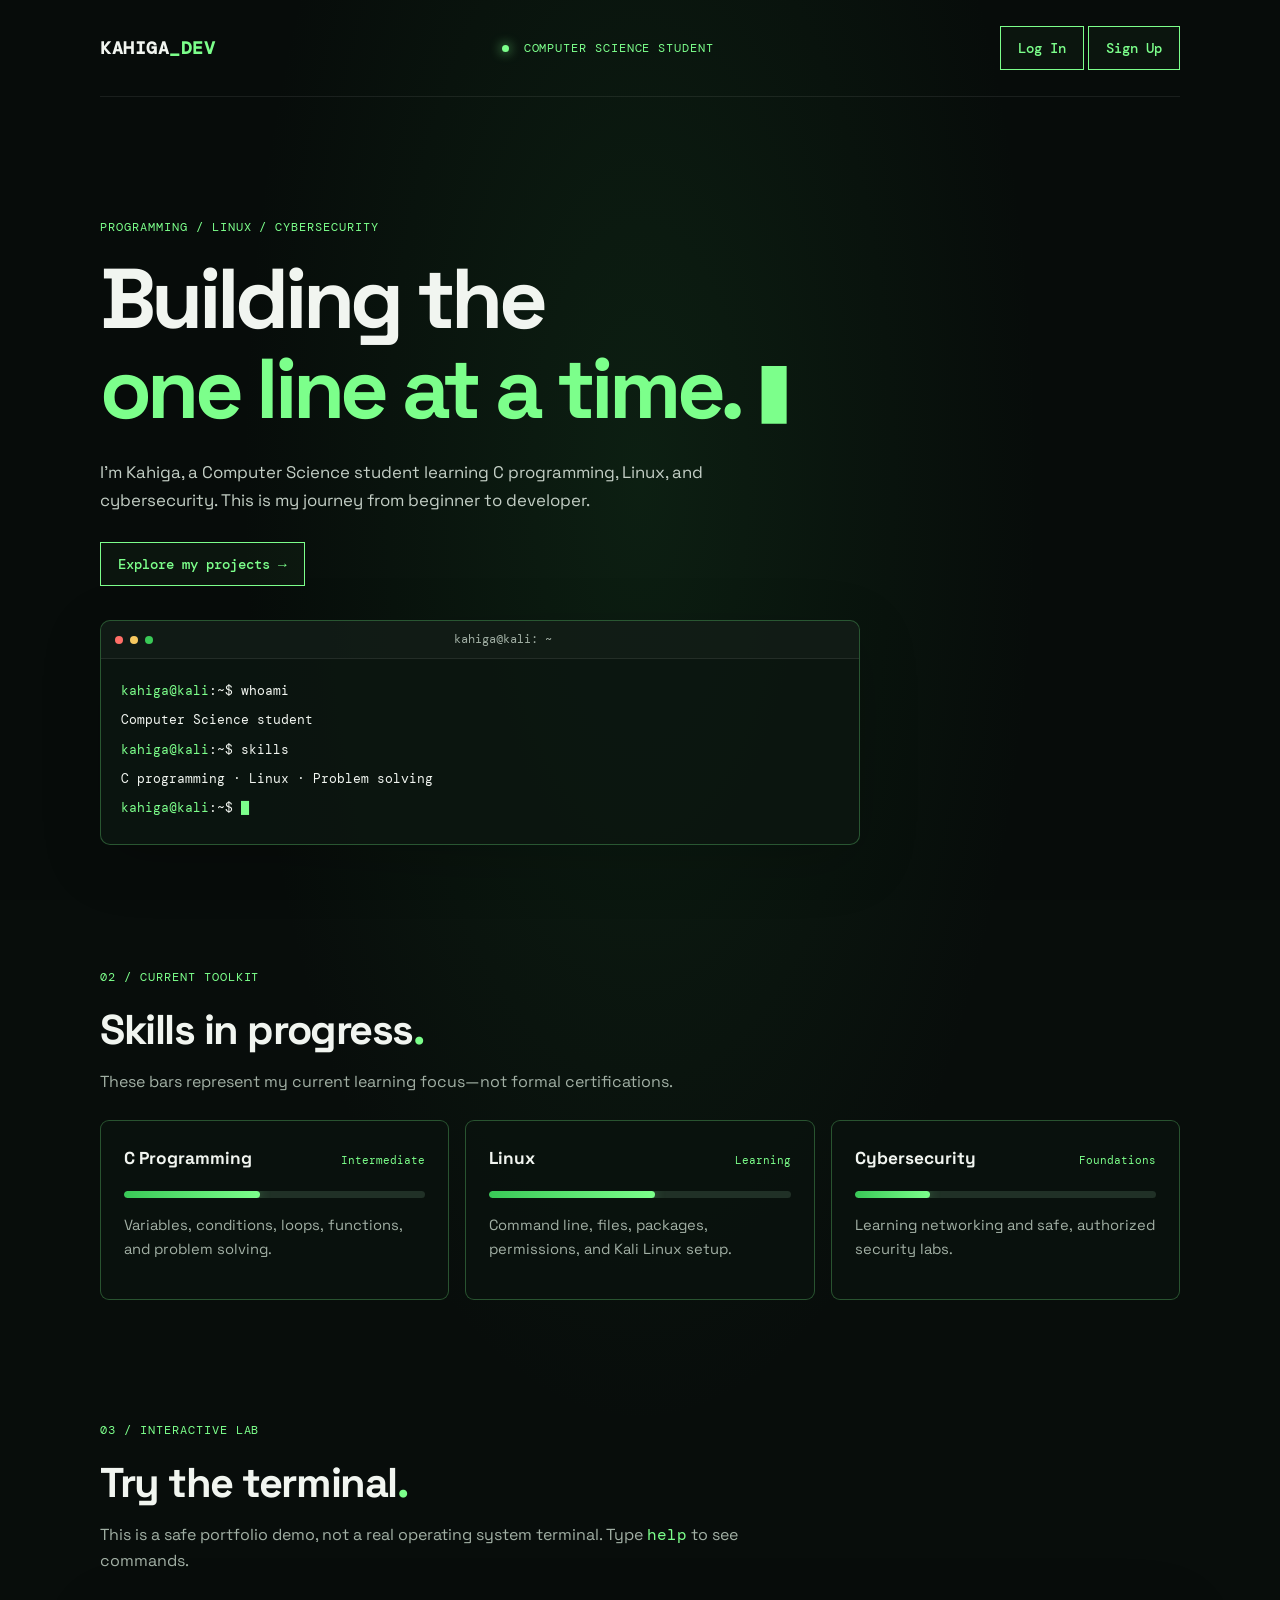
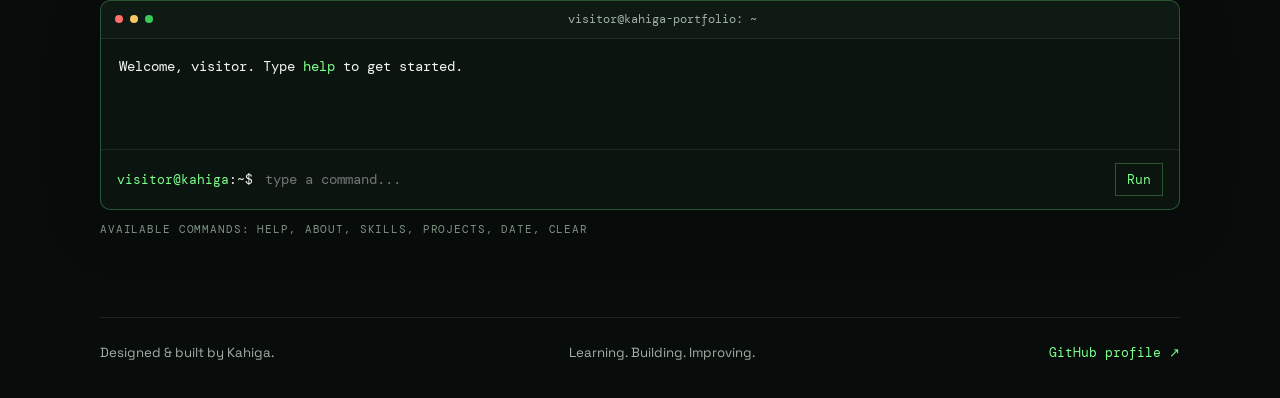
<file: index.html>
<!DOCTYPE html>
<html lang="en">
<head>
  <meta charset="UTF-8">
  <meta name="viewport" content="width=device-width, initial-scale=1.0">
  <meta name="theme-color" content="#080d0b">
  <meta name="description" content="Explore Kahiga's Computer Science portfolio featuring C programming projects, web development, Linux, and cybersecurity learning projects.">

  <title>Kahiga | CS Portfolio</title>

  <link rel="stylesheet" href="style.css">
  <script src="script.js" defer></script>

  <script src="https://cdn.logr-in.com/LogRocket.min.js" crossorigin="anonymous"></script>
  <script>
    window.LogRocket && window.LogRocket.init('dmwmkp/portfolio-website');
  </script>
</head>

<body>
  <canvas id="matrix-canvas" aria-hidden="true"></canvas>

  <div class="site-shell">
    <header class="site-header">
      <a class="logo" href="index.html" aria-label="Kahiga home">
        KAHIGA<span class="green">_DEV</span>
      </a>

      <div class="status">
        <span class="status-dot"></span>
        COMPUTER SCIENCE STUDENT
      </div>

      <!-- Auth0 login and signup controls -->
      <div id="view-unauthenticated">
        <button type="button" id="login-button" class="button">Log In</button>
        <button type="button" id="signup-button" class="button">Sign Up</button>
      </div>

      <!-- Shown after successful login -->
      <div id="view-authenticated" hidden>
        <span id="user-greeting"></span>
        <button type="button" id="logout-button" class="button">Log Out</button>
      </div>
    </header>

    <main id="home" class="hero">
      <p class="tagline">PROGRAMMING / LINUX / CYBERSECURITY</p>

      <h1>
        <span id="typed-headline">Building the future,</span><br>
        <span class="headline-second">one line at a time.</span>
        <span class="cursor" aria-hidden="true">▋</span>
      </h1>

      <p class="description">
        I'm Kahiga, a Computer Science student learning C programming,
        Linux, and cybersecurity. This is my journey from beginner to developer.
      </p>

      <a href="projects.html" class="button">
        Explore my projects <span aria-hidden="true">→</span>
      </a>

      <section class="terminal-panel" aria-label="Terminal introduction">
        <div class="terminal-top">
          <span></span><span></span><span></span>
          <p>kahiga@kali: ~</p>
        </div>

        <div class="terminal-content">
          <p><span class="green">kahiga@kali</span>:~$ whoami</p>
          <p>Computer Science student</p>
          <p><span class="green">kahiga@kali</span>:~$ skills</p>
          <p>C programming · Linux · Problem solving</p>
          <p><span class="green">kahiga@kali</span>:~$ <span class="green">█</span></p>
        </div>
      </section>
    </main>

    <section id="skills" class="section">
      <p class="tagline">02 / CURRENT TOOLKIT</p>
      <h2>Skills in progress<span class="green">.</span></h2>
      <p class="section-intro">
        These bars represent my current learning focus—not formal certifications.
      </p>

      <div class="skills-grid">
        <article class="skill-card">
          <div class="skill-heading">
            <h3>C Programming</h3>
            <span>Intermediate</span>
          </div>
          <div class="skill-track">
            <div class="skill-fill" data-level="45"></div>
          </div>
          <p>Variables, conditions, loops, functions, and problem solving.</p>
        </article>

        <article class="skill-card">
          <div class="skill-heading">
            <h3>Linux</h3>
            <span>Learning</span>
          </div>
          <div class="skill-track">
            <div class="skill-fill" data-level="55"></div>
          </div>
          <p>Command line, files, packages, permissions, and Kali Linux setup.</p>
        </article>

        <article class="skill-card">
          <div class="skill-heading">
            <h3>Cybersecurity</h3>
            <span>Foundations</span>
          </div>
          <div class="skill-track">
            <div class="skill-fill" data-level="25"></div>
          </div>
          <p>Learning networking and safe, authorized security labs.</p>
        </article>
      </div>
    </section>

    <section id="terminal-lab" class="section">
      <p class="tagline">03 / INTERACTIVE LAB</p>
      <h2>Try the terminal<span class="green">.</span></h2>
      <p class="section-intro">
        This is a safe portfolio demo, not a real operating system terminal.
        Type <code>help</code> to see commands.
      </p>

      <div class="interactive-terminal">
        <div class="terminal-top">
          <span></span><span></span><span></span>
          <p>visitor@kahiga-portfolio: ~</p>
        </div>

        <div id="terminal-output" class="terminal-output" role="log" aria-live="polite">
          <p>Welcome, visitor. Type <span class="green">help</span> to get started.</p>
        </div>

        <form id="terminal-form" class="terminal-input-row" autocomplete="off">
          <label for="terminal-input">
            <span class="green">visitor@kahiga</span>:~$
          </label>
          <input
            id="terminal-input"
            name="command"
            type="text"
            spellcheck="false"
            autocapitalize="off"
            placeholder="type a command..."
            aria-label="Terminal command"
          >
          <button type="submit" class="terminal-submit">Run</button>
        </form>
      </div>

      <p class="terminal-hint">
        Available commands: help, about, skills, projects, date, clear
      </p>
    </section>

    <footer class="site-footer">
      <p>Designed &amp; built by Kahiga.</p>
      <p>Learning. Building. Improving.</p>
      <a href="https://github.com/ian-kam" target="_blank" rel="noopener noreferrer">
        GitHub profile ↗
      </a>
    </footer>
  </div>

  <!-- Load the official Auth0 SDK before initializing it -->
  <script src="https://cdn.auth0.com/js/auth0-spa-js/2.18/auth0-spa-js.production.js"></script>

  <script>
    let authClient;

    async function initAuth() {
      const loginView = document.getElementById("view-unauthenticated");
      const userView = document.getElementById("view-authenticated");
      const greeting = document.getElementById("user-greeting");

      authClient = await auth0.createAuth0Client({
        domain: "dev-11fca33oqj6eygse.us.auth0.com",
        clientId: "8Td8hxAWxJHs1nYhtSfhfCaKEwmxYH24",
        authorizationParams: {
          redirect_uri: "https://ian-kam.github.io/kahiga-portfolio/"
        }
      });

      // Process the response after returning from Auth0.
      if (
        window.location.search.includes("code=") &&
        window.location.search.includes("state=")
      ) {
        await authClient.handleRedirectCallback();
        window.history.replaceState(
          {},
          document.title,
          window.location.pathname
        );
      }

      async function updateAuthView() {
        const loggedIn = await authClient.isAuthenticated();

        loginView.hidden = loggedIn;
        userView.hidden = !loggedIn;

        if (loggedIn) {
          const user = await authClient.getUser();
          greeting.textContent = user?.name
            ? `Hello, ${user.name}`
            : "You're logged in";
        }
      }

      document.getElementById("login-button").addEventListener("click", () => {
        authClient.loginWithRedirect();
      });

      document.getElementById("signup-button").addEventListener("click", () => {
        authClient.loginWithRedirect({
          authorizationParams: {
            screen_hint: "signup"
          }
        });
      });

      document.getElementById("logout-button").addEventListener("click", () => {
        authClient.logout({
          logoutParams: {
            returnTo: "https://ian-kam.github.io/kahiga-portfolio/"
          }
        });
      });

      await updateAuthView();
    }

    initAuth().catch((error) => {
      console.error("Auth0 initialization failed:", error);
    });
  </script>
</body>
</html>
</file>
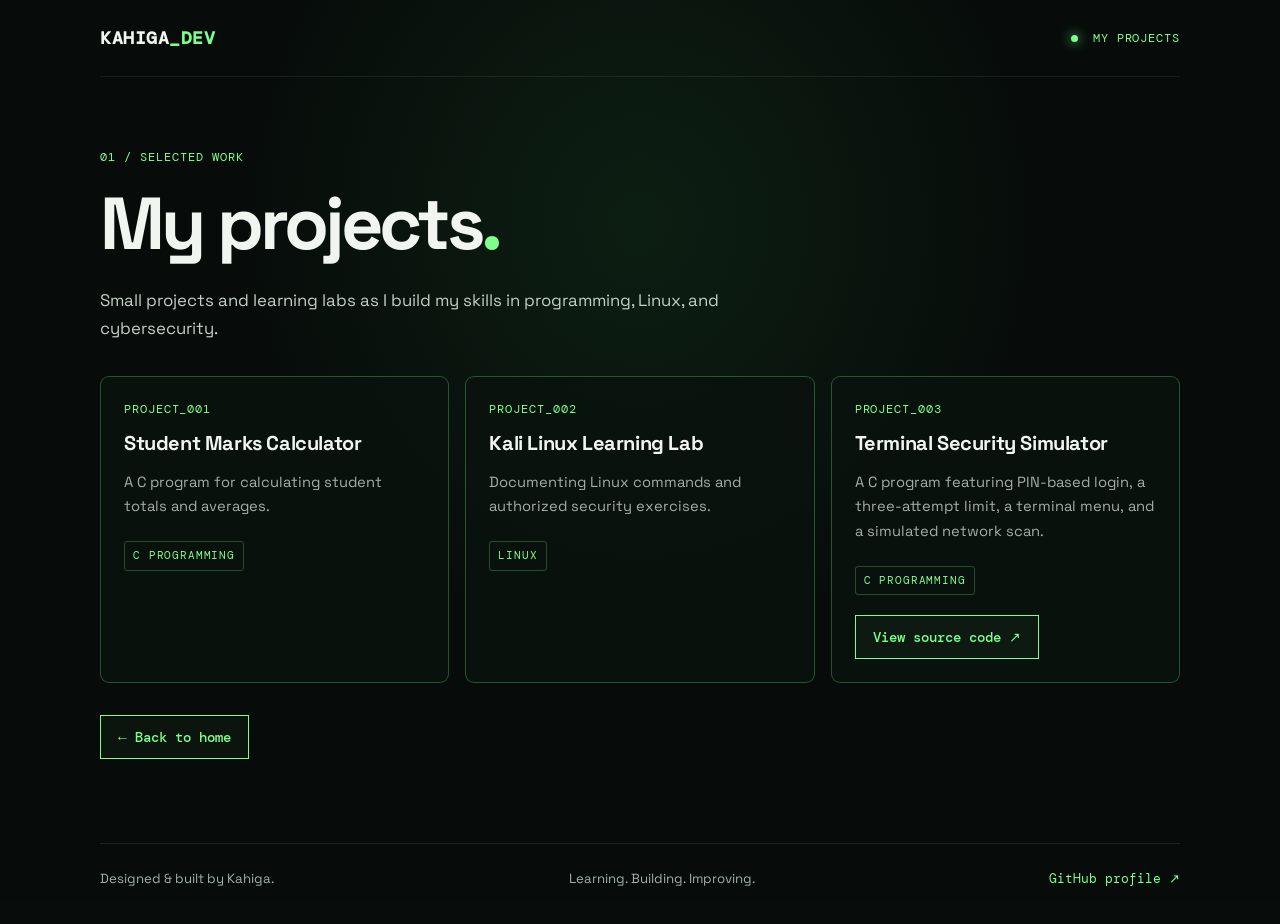
<file: project.html>
<!DOCTYPE html>
<html lang="en">
<head>
  <meta charset="UTF-8">
  <meta name="viewport" content="width=device-width, initial-scale=1.0">
  <meta name="theme-color" content="#080d0b">
  <title>Kahiga | Projects</title>
  <link rel="stylesheet" href="style.css">
  <script src="script.js" defer></script>
</head>
<body>
  <canvas id="matrix-canvas" aria-hidden="true"></canvas>
  <div class="site-shell">
    <header class="site-header">
      <a class="logo" href="index.html">KAHIGA<span class="green">_DEV</span></a>
      <div class="status"><span class="status-dot"></span> MY PROJECTS</div>
    </header>

    <main class="section projects-page">
      <p class="tagline">01 / SELECTED WORK</p>
      <h1>My projects<span class="green">.</span></h1>
      <p class="description">Small projects and learning labs as I build my skills in programming, Linux, and cybersecurity.</p>

      <div class="projects-grid">
        <article class="project-card">
          <p class="project-number">PROJECT_001</p>
          <h2>Student Marks Calculator</h2>
          <p>A C program for calculating student totals and averages.</p>
          <span class="chip">C PROGRAMMING</span>
        </article>

        <article class="project-card">
          <p class="project-number">PROJECT_002</p>
          <h2>Kali Linux Learning Lab</h2>
          <p>Documenting Linux commands and authorized security exercises.</p>
          <span class="chip">LINUX</span>
        </article>

        <article class="project-card">
          <p class="project-number">PROJECT_003</p>
          <h2>Terminal Security Simulator</h2>
          <p>A C program featuring PIN-based login, a three-attempt limit, a terminal menu, and a simulated network scan.</p>
          <span class="chip">C PROGRAMMING</span>
          <a href="https://github.com/ian-kam/terminal-security-simulation" class="button project-link" target="_blank" rel="noopener noreferrer">View source code ↗</a>
        </article>
      </div>
      <p class="back-home"><a href="index.html" class="button">← Back to home</a></p>
    </main>

    <footer class="site-footer">
      <p>Designed &amp; built by Kahiga.</p>
      <p>Learning. Building. Improving.</p>
      <a href="https://github.com/ian-kam" target="_blank" rel="noopener noreferrer">GitHub profile ↗</a>
    </footer>
  </div>
</body>
</html>
</file>
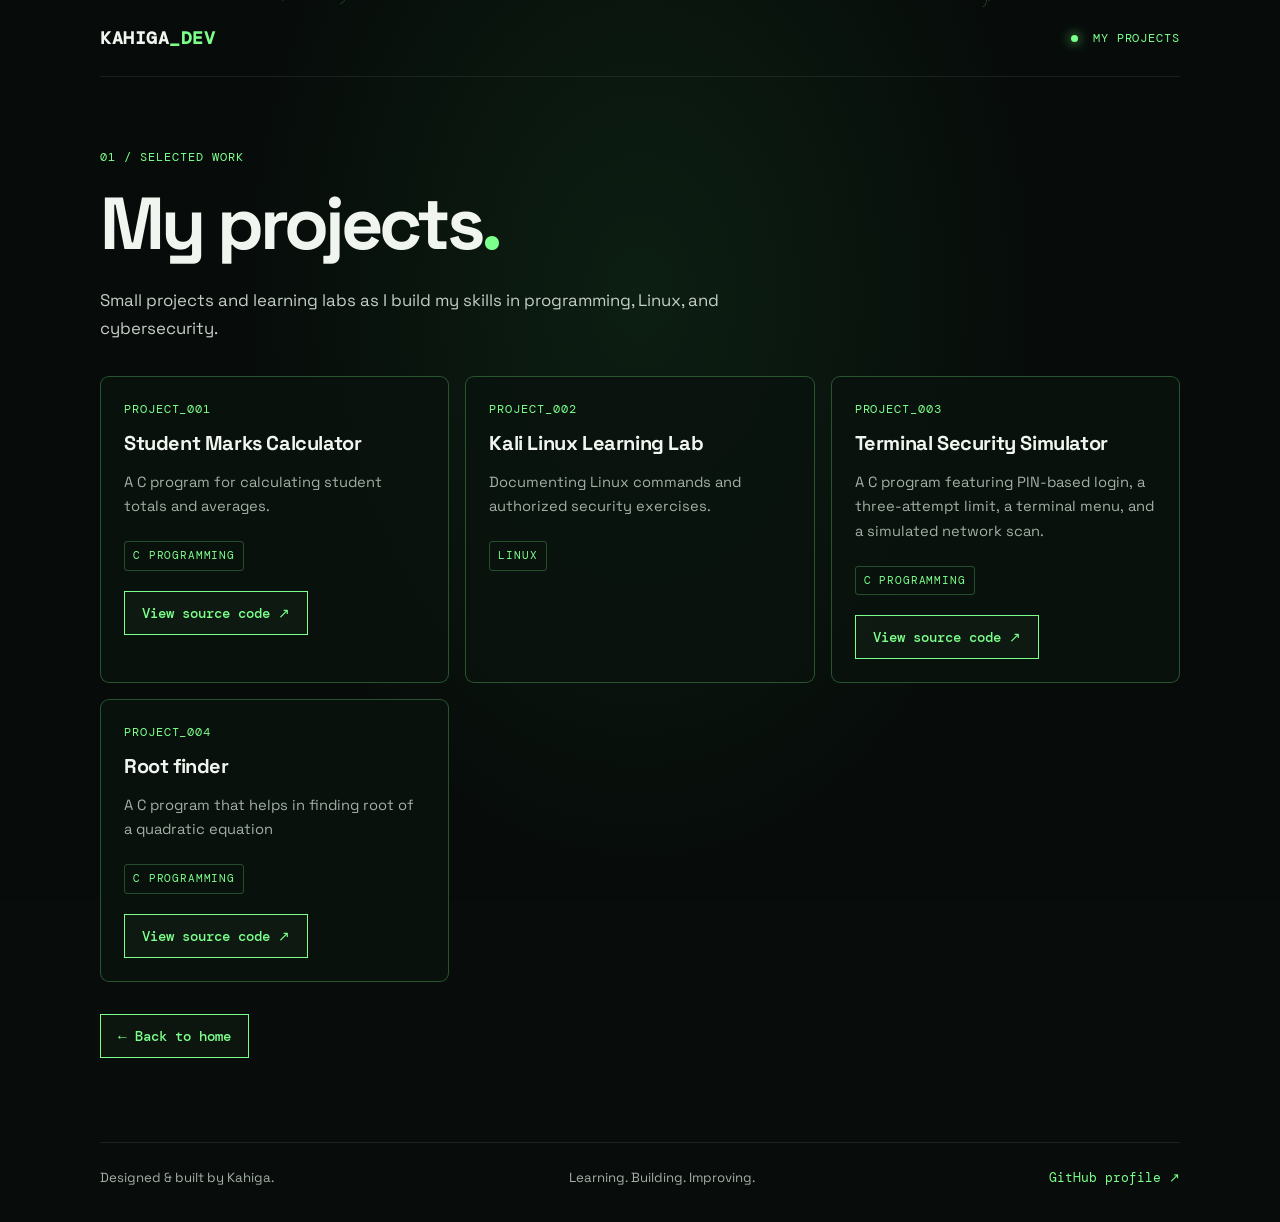
<file: projects.html>
<!DOCTYPE html>
<html lang="en">
<head>
  <meta charset="UTF-8">
  <meta name="viewport" content="width=device-width, initial-scale=1.0">
  <meta name="theme-color" content="#080d0b">
  <title>Kahiga | Projects</title>
  <link rel="stylesheet" href="style.css">
  <script src="script.js" defer></script>
</head>
<body>
  <canvas id="matrix-canvas" aria-hidden="true"></canvas>
  <div class="site-shell">
    <header class="site-header">
      <a class="logo" href="index.html">KAHIGA<span class="green">_DEV</span></a>
      <div class="status"><span class="status-dot"></span> MY PROJECTS</div>
    </header>

    <main class="section projects-page">
      <p class="tagline">01 / SELECTED WORK</p>
      <h1>My projects<span class="green">.</span></h1>
      <p class="description">Small projects and learning labs as I build my skills in programming, Linux, and cybersecurity.</p>

      <div class="projects-grid">
        <article class="project-card">
          <p class="project-number">PROJECT_001</p>
          <h2>Student Marks Calculator</h2>
          <p>A C program for calculating student totals and averages.</p>
          <span class="chip">C PROGRAMMING</span>
         <a href="https://github.com/ian-kam/students_marks_calculator" class="button project-link" target="_blank" rel="noopener noreferrer">View source code ↗</a>
        </article>

        <article class="project-card">
          <p class="project-number">PROJECT_002</p>
          <h2>Kali Linux Learning Lab</h2>
          <p>Documenting Linux commands and authorized security exercises.</p>
          <span class="chip">LINUX</span>
        </article>

        <article class="project-card">
          <p class="project-number">PROJECT_003</p>
          <h2>Terminal Security Simulator</h2>
          <p>A C program featuring PIN-based login, a three-attempt limit, a terminal menu, and a simulated network scan.</p>
          <span class="chip">C PROGRAMMING</span>
          <a href="https://github.com/ian-kam/terminal_security_simulation" class="button project-link" target="_blank" rel="noopener noreferrer">View source code ↗</a>
        </article>

        <article class="project-card">
          <p class="project-number">PROJECT_004</p>
          <h2>Root finder</h2>
          <p>A C program that helps in finding root of a quadratic equation</p>
          <span class="chip">C PROGRAMMING</span>
          <a href="https://github.com/ian-kam/advanced_quadratic_calculator" class="button project-link" target="_blank" rel="noopener noreferrer">View source code ↗</a>
        </article>
      </div>

      <p class="back-home"><a href="index.html" class="button">← Back to home</a></p>
    </main>

    <footer class="site-footer">
      <p>Designed &amp; built by Kahiga.</p>
      <p>Learning. Building. Improving.</p>
      <a href="https://github.com/ian-kam" target="_blank" rel="noopener noreferrer">GitHub profile ↗</a>
    </footer>
  </div>
</body>
</html>
</file>
<file: style.css>
@import url('https://fonts.googleapis.com/css2?family=DM+Mono:wght@400;500&family=Space+Grotesk:wght@400;500;600;700&display=swap');

:root {
  --bg: #080d0b;
  --panel: rgba(12, 22, 17, 0.88);
  --text: #f1f5f0;
  --muted: #a2b0a5;
  --green: #7cff8b;
  --green-dim: #39c957;
  --border: rgba(124, 255, 139, 0.28);
  --mono: 'DM Mono', 'Courier New', monospace;
  --sans: 'Space Grotesk', Arial, sans-serif;
}
* { box-sizing: border-box; }
html { scroll-behavior: smooth; }
body {
  margin: 0;
  min-height: 100vh;
  background: radial-gradient(ellipse at 50% 24%, rgba(33, 100, 48, .22), transparent 44%), var(--bg);
  color: var(--text);
  font-family: var(--sans);
  line-height: 1.65;
}
a { color: inherit; }
#matrix-canvas {
  position: fixed;
  inset: 0;
  z-index: 0;
  width: 100%;
  height: 100%;
  opacity: .20;
  pointer-events: none;
}
.site-shell { position: relative; z-index: 1; width: min(1080px, calc(100% - 40px)); margin: 0 auto; }
.site-header {
  display: flex; align-items: center; justify-content: space-between; gap: 20px;
  padding: 26px 0; border-bottom: 1px solid rgba(255,255,255,.08);
}
.logo { color: var(--text); font: 700 1.15rem var(--mono); text-decoration: none; letter-spacing: .03em; }
.green, .headline-second { color: var(--green); }
.status, .tagline, .project-number, .chip, .terminal-hint {
  font-family: var(--mono); text-transform: uppercase; letter-spacing: .08em;
}
.status { color: var(--green); font-size: .72rem; }
.status-dot { display: inline-block; width: 7px; height: 7px; border-radius: 50%; background: var(--green); margin-right: 7px; box-shadow: 0 0 12px var(--green); }
.hero { max-width: 760px; padding: clamp(64px, 10vw, 120px) 0 70px; }
.tagline { color: var(--green); font-size: .76rem; margin: 0 0 18px; }
h1 { font-size: clamp(2.6rem, 7vw, 5.3rem); line-height: 1.06; letter-spacing: -.055em; margin: 0 0 24px; }
h1, h2, h3 { font-weight: 700; }
h2 { font-size: clamp(1.8rem, 4vw, 2.6rem); line-height: 1.2; margin: 0 0 14px; letter-spacing: -.035em; }
h3 { margin: 0; font-size: 1.08rem; }
.description { color: #c3cec5; max-width: 620px; font-size: 1.05rem; margin: 0 0 28px; }
.button {
  display: inline-flex; align-items: center; justify-content: center; gap: 8px;
  border: 1px solid var(--green); color: var(--green); text-decoration: none;
  font: 500 .9rem var(--mono); padding: 12px 17px; background: rgba(124,255,139,.04);
  transition: background .2s ease, transform .2s ease, box-shadow .2s ease;
}
.button:hover { background: rgba(124,255,139,.12); box-shadow: 0 0 24px rgba(124,255,139,.12); transform: translateY(-2px); }
.terminal-panel, .interactive-terminal {
  margin-top: 34px; border: 1px solid var(--border); border-radius: 10px; overflow: hidden;
  background: var(--panel); box-shadow: 0 16px 60px rgba(0,0,0,.18); font-family: var(--mono);
}
.terminal-top { display: flex; align-items: center; gap: 7px; min-height: 38px; padding: 0 14px; border-bottom: 1px solid rgba(255,255,255,.08); background: rgba(255,255,255,.025); }
.terminal-top > span { width: 8px; height: 8px; border-radius: 50%; background: #526356; }
.terminal-top > span:first-child { background: #ff6e67; }
.terminal-top > span:nth-child(2) { background: #f6c85f; }
.terminal-top > span:nth-child(3) { background: var(--green-dim); }
.terminal-top p { margin: 0 auto; color: var(--muted); font-size: .73rem; }
.terminal-content { padding: 14px 20px 18px; font-size: .84rem; }
.terminal-content p { margin: 7px 0; }
.cursor { color: var(--green); display: inline-block; margin-left: 7px; animation: blink 1s steps(2, start) infinite; font-size: .55em; vertical-align: .12em; }
@keyframes blink { to { visibility: hidden; } }
.section { padding: 52px 0 68px; }
.section-intro { color: var(--muted); margin: 0 0 25px; max-width: 650px; }
.skills-grid, .projects-grid { display: grid; grid-template-columns: repeat(3, minmax(0, 1fr)); gap: 16px; }
.skill-card, .project-card {
  padding: 23px; border: 1px solid var(--border); border-radius: 9px;
  background: rgba(10, 19, 14, .82); transition: border-color .2s, transform .2s;
}
.skill-card:hover, .project-card:hover { border-color: rgba(124,255,139,.65); transform: translateY(-3px); }
.skill-heading { display: flex; justify-content: space-between; gap: 12px; align-items: baseline; }
.skill-heading span { font: .7rem var(--mono); color: var(--green); white-space: nowrap; }
.skill-track { height: 7px; background: #203026; border-radius: 99px; overflow: hidden; margin: 18px 0 14px; }
.skill-fill { width: 0; height: 100%; border-radius: inherit; background: linear-gradient(90deg, var(--green-dim), var(--green)); box-shadow: 0 0 12px rgba(124,255,139,.35); transition: width 1.2s cubic-bezier(.2,.7,.2,1); }
.skill-card p, .project-card p:not(.project-number) { color: var(--muted); font-size: .92rem; }
.project-number { font-size: .72rem; color: var(--green); margin: 0 0 12px; }
.project-card h2 { font-size: 1.25rem; letter-spacing: -.02em; }
.chip { display: inline-block; border: 1px solid rgba(124,255,139,.25); border-radius: 3px; color: var(--green); padding: 5px 8px; font-size: .66rem; margin-top: 8px; }
.project-link { margin-top: 20px; }
.projects-page { min-height: 65vh; padding-top: 70px; }
.projects-page h1 { font-size: clamp(2.8rem, 7vw, 4.6rem); }
.projects-page .description { margin-bottom: 34px; }
.back-home { margin-top: 32px; }
.interactive-terminal { margin-top: 22px; }
.terminal-output { padding: 16px 18px 8px; min-height: 110px; max-height: 280px; overflow-y: auto; font-size: .86rem; overflow-wrap: anywhere; }
.terminal-output p { margin: 0 0 9px; }
.terminal-output .command-line { color: var(--green); }
.terminal-output .error { color: #ff9b9b; }
.terminal-input-row { display: flex; flex-wrap: wrap; align-items: center; gap: 10px; border-top: 1px solid rgba(255,255,255,.08); padding: 13px 16px; }
.terminal-input-row label { font-size: .8rem; white-space: nowrap; }
.terminal-input-row input { min-width: 100px; flex: 1; background: transparent; color: var(--text); border: 0; outline: none; font: .9rem var(--mono); }
.terminal-input-row input:focus-visible { outline: 1px solid var(--green); outline-offset: 4px; }
.terminal-submit { border: 1px solid var(--border); background: transparent; color: var(--green); font: .8rem var(--mono); padding: 7px 11px; cursor: pointer; }
.terminal-hint { color: #7f9284; font-size: .68rem; overflow-wrap: anywhere; }
.site-footer { display: flex; justify-content: space-between; align-items: center; flex-wrap: wrap; gap: 8px 24px; border-top: 1px solid rgba(255,255,255,.09); padding: 24px 0 34px; color: var(--muted); font-size: .83rem; }
.site-footer p { margin: 0; }
.site-footer a { color: var(--green); text-decoration: none; font-family: var(--mono); }
code { color: var(--green); font-family: var(--mono); }
@media (max-width: 760px) {
  .skills-grid, .projects-grid { grid-template-columns: 1fr; }
  .site-shell { width: min(100% - 28px, 620px); }
  .site-header { align-items: flex-start; flex-direction: column; padding: 20px 0; }
  .hero { padding-top: 65px; }
  .terminal-content { padding: 12px; font-size: .75rem; }
  .skill-card, .project-card { padding: 19px; }
  .site-footer { align-items: flex-start; flex-direction: column; }
}
@media (prefers-reduced-motion: reduce) {
  *, *::before, *::after { scroll-behavior: auto !important; animation-duration: .01ms !important; animation-iteration-count: 1 !important; transition-duration: .01ms !important; }
}
</file>
